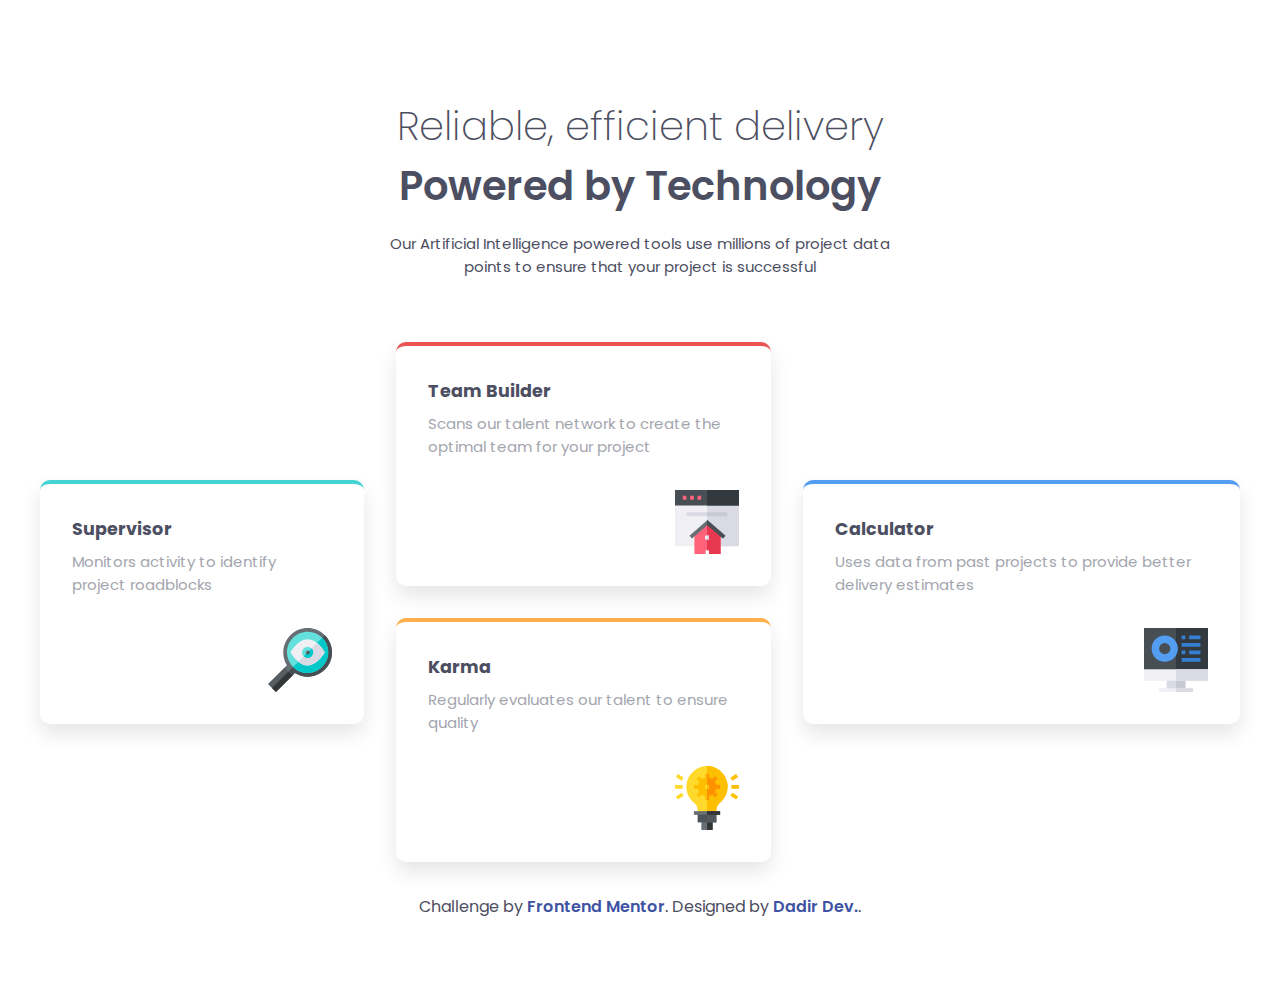
<file: four-card-feature-section-master/index.html>
<!DOCTYPE html>
<html lang="en">
  <head>
    <meta charset="UTF-8" />
    <meta name="viewport" content="width=device-width, initial-scale=1.0" />
    <!-- displays site properly based on user's device -->

    <link
      rel="icon"
      type="image/png"
      sizes="32x32"
      href="./images/favicon-32x32.png"
    />

    <title>Frontend Mentor | Four card feature section</title>
    <link rel="stylesheet" href="style.css" />

    <meta
      name="description"
      content="Frontend Mentor - Four card feature section solution"
    />
    <meta
      name="keywords"
      content="HTML, CSS, Frontend Mentor, Four card feature section"
    />
    <meta name="author" content="Dadir Dev." />
  </head>
  <body>
    <main class="dashboard">
      <header class="header">
        <h1>Reliable, efficient delivery</h1>
        <h2>Powered by Technology</h2>
        <p>
          Our Artificial Intelligence powered tools use millions of project data
          points to ensure that your project is successful
        </p>
      </header>

      <div class="cards-container">
        <div class="card card-supervisor">
          <h3>Supervisor</h3>
          <p>Monitors activity to identify project roadblocks</p>
          <img
            src="images/icon-supervisor.svg"
            alt="Supervisor Icon"
            class="card-icon"
          />
        </div>
        <div class="middle-cards">
          <div class="card card-team-builder">
            <h3>Team Builder</h3>
            <p>
              Scans our talent network to create the optimal team for your
              project
            </p>
            <img
              src="images/icon-team-builder.svg"
              alt="Team Builder Icon"
              class="card-icon"
            />
          </div>
          <div class="card card-karma">
            <h3>Karma</h3>
            <p>Regularly evaluates our talent to ensure quality</p>
            <img
              src="images/icon-karma.svg"
              alt="Karma Icon"
              class="card-icon"
            />
          </div>
        </div>
        <div class="card card-calculator">
          <h3>Calculator</h3>
          <p>
            Uses data from past projects to provide better delivery estimates
          </p>
          <img
            src="images/icon-calculator.svg"
            alt="Calculator Icon"
            class="card-icon"
          />
        </div>
      </div>
    </main>
    <footer>
      <p class="attribution">
        Challenge by
        <a href="https://www.frontendmentor.io?ref=challenge" target="_blank"
          >Frontend Mentor</a
        >. Designed by
        <a
          href="https://www.frontendmentor.io/profile/Dadir-Dev"
          target="_blank"
          >Dadir Dev.</a
        >.
      </p>
    </footer>
  </body>
</html>
</file>
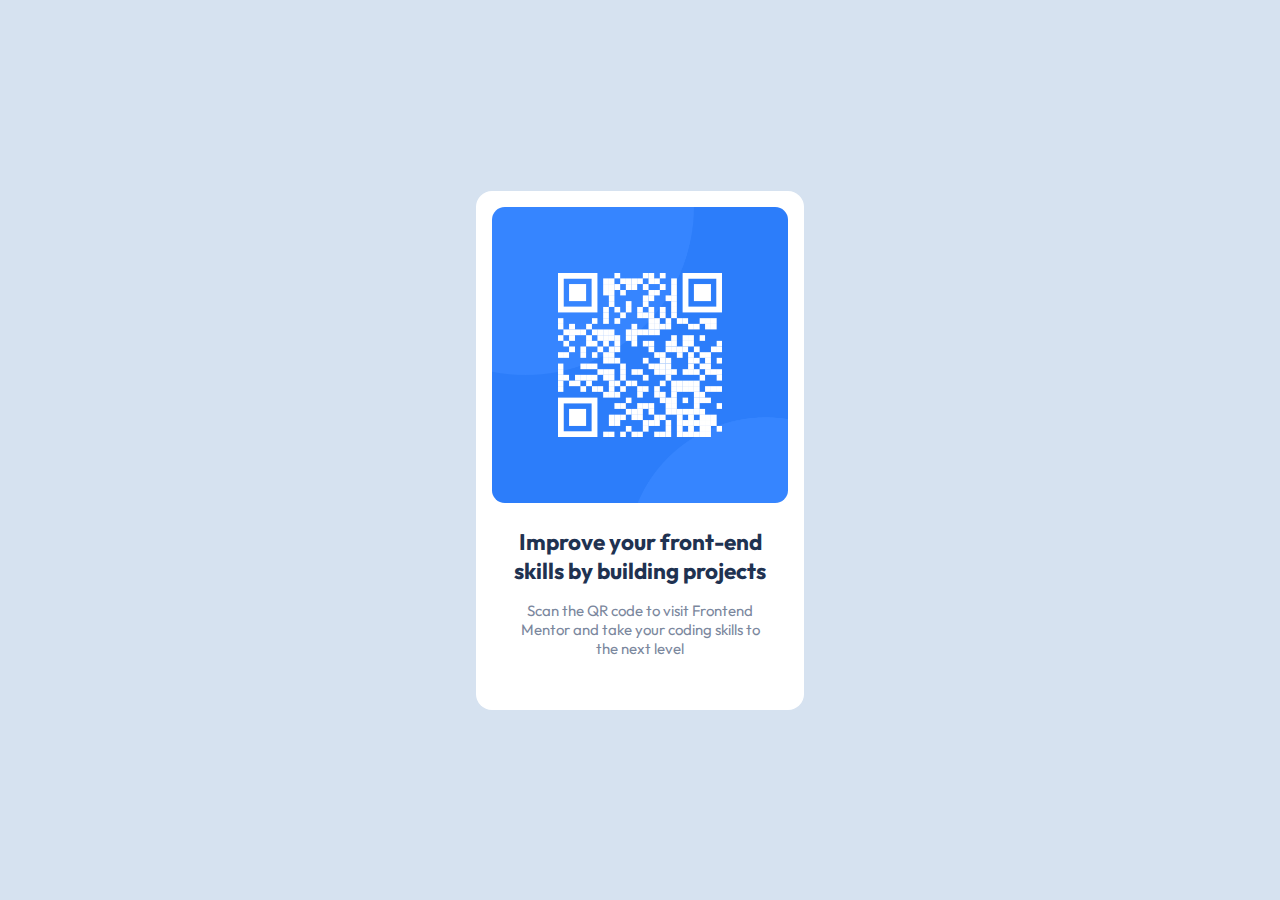
<file: qr-code-component-main/index.html>
<!DOCTYPE html>
<html lang="en">
<head>
  <meta charset="UTF-8">
  <meta name="viewport" content="width=device-width, initial-scale=1.0"> <!-- displays site properly based on user's device -->
  <link rel="icon" type="image/png" sizes="32x32" href="./images/favicon-32x32.png">
  <link rel="stylesheet" href="style.css">
  <title>Frontend Mentor | QR code component</title>
</head>
<body>
  <div class="container">
    <div class="card">
      <img src="./images/image-qr-code.png" alt="QR Code" class="qr-code">
      <div class="text">
        <h2>Improve your front-end skills by building projects</h2>
        <p>Scan the QR code to visit Frontend Mentor and take your coding skills to the next level</p>
      </div>
    </div>
  </div>
  </div>
</body>
</html>
</file>
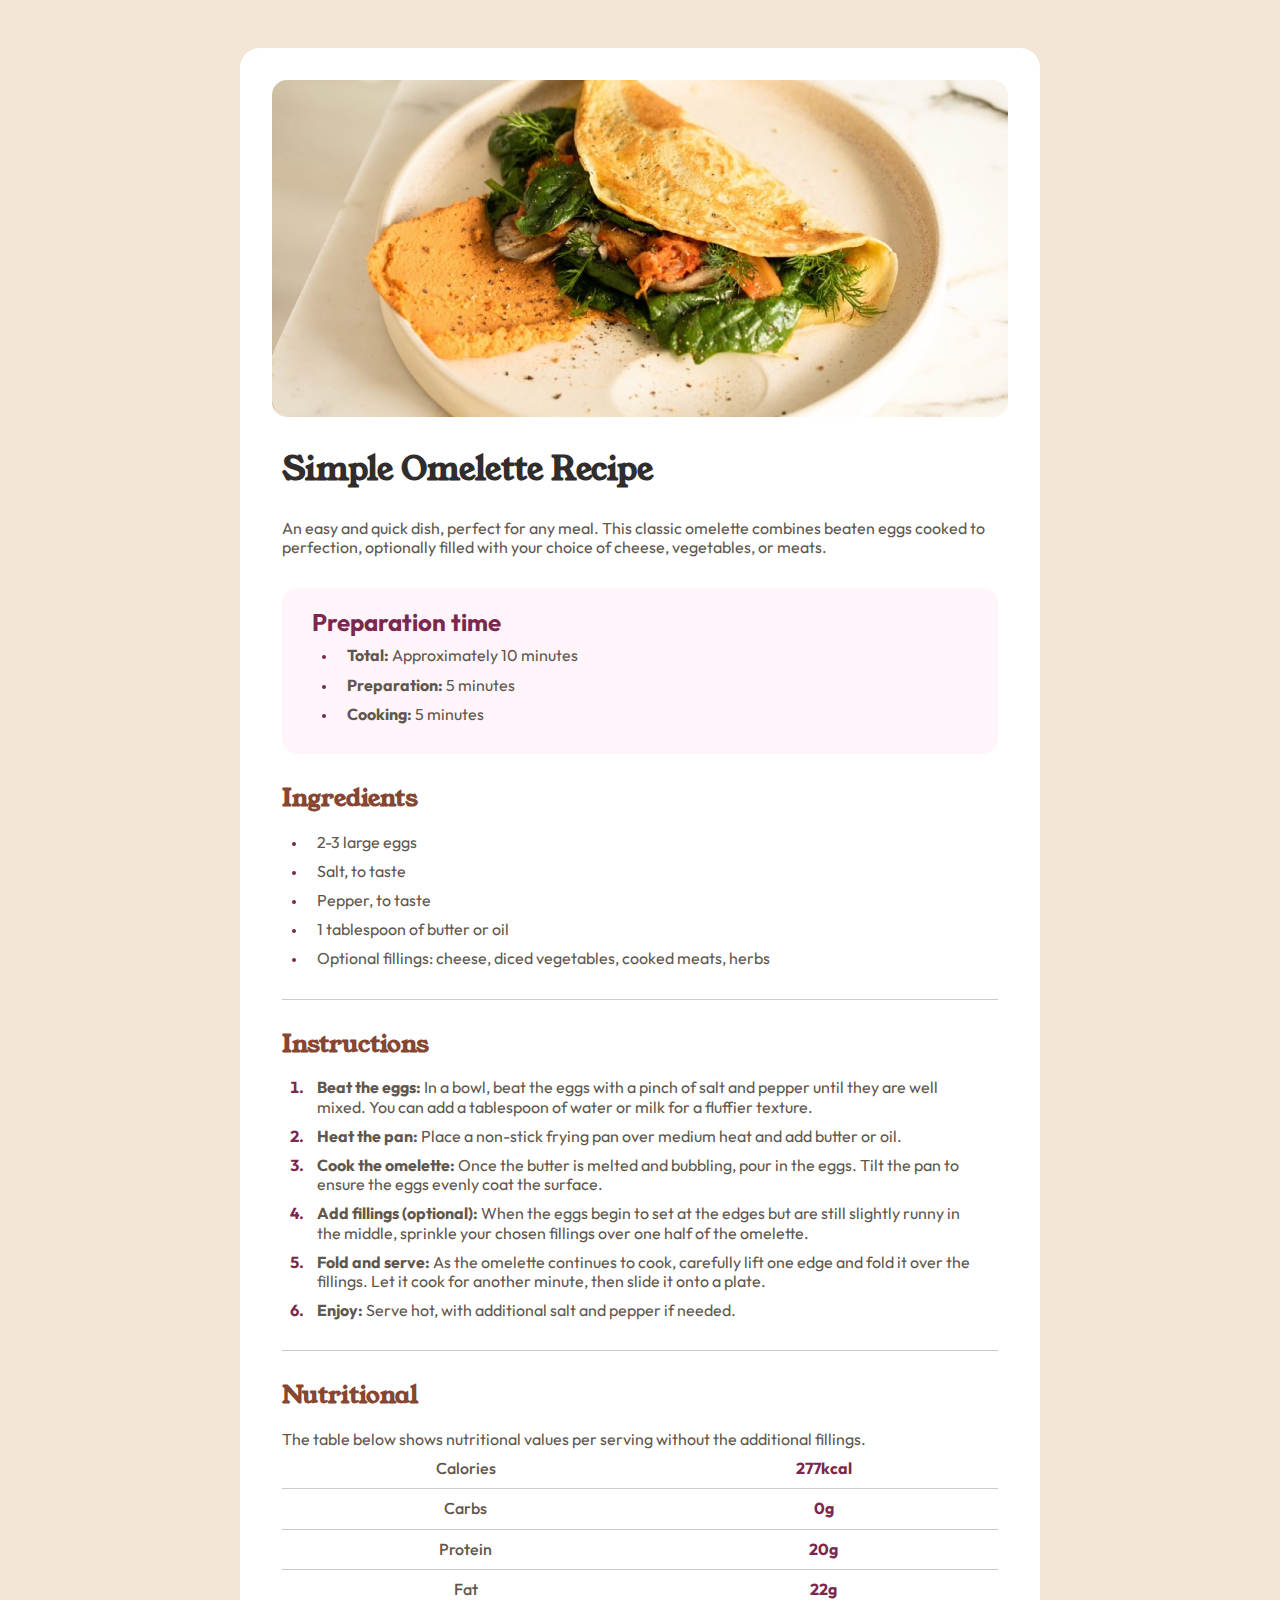
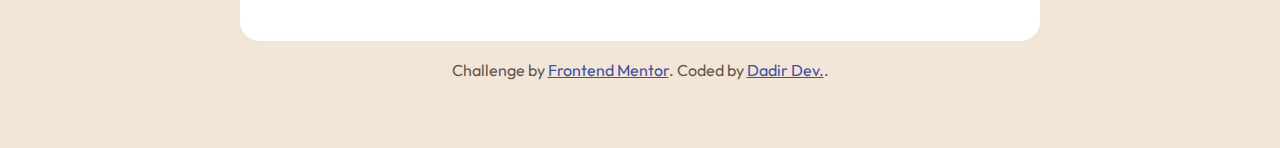
<file: recipe-page-main/index.html>
<!DOCTYPE html>
<html lang="en">
<head>
  <meta charset="UTF-8">
  <meta name="viewport" content="width=device-width, initial-scale=1.0"> <!-- displays site properly based on user's device -->

  <link rel="icon" type="image/png" sizes="32x32" href="./assets/images/favicon-32x32.png">
  <link rel="stylesheet" href="style.css">
  <title>Frontend Mentor | Recipe page</title>

  
  <style>
    
  </style>
</head>
<body>
  <main>
    <header>
        <img src="./assets/images/image-omelette.jpeg" alt="Omelette" class="recipe-image">
        <h1>Simple Omelette Recipe</h1>
    </header>
    <div class="container">

      <section class="recipe-details">
        <p>An easy and quick dish, perfect for any meal. This classic omelette combines beaten eggs cooked to perfection, optionally filled with your choice of cheese, vegetables, or meats.</p>
        <div class="prep-time">
          <h3>Preparation time</h3>
          <ul>
            <li><span class="bold">Total:</span> Approximately 10 minutes</li>
            <li><span class="bold">Preparation:</span> 5 minutes</li>
            <li><span class="bold">Cooking:</span> 5 minutes</li>
          </ul>
        </div>
      </section>

      <section class="ingredients">
        <h2>Ingredients</h2>
        <ul>
          <li>2-3 large eggs</li>
          <li>Salt, to taste</li>
          <li>Pepper, to taste</li>
          <li>1 tablespoon of butter or oil</li>
          <li>Optional fillings: cheese, diced vegetables, cooked meats, herbs</li>
        </ul>
      </section>
      <div class="hr"></div>

      <section class="instructions">
        <h2>Instructions</h2>
        <ol>
          <li><span class="bold">Beat the eggs:</span> In a bowl, beat the eggs with a pinch of salt and pepper until they are well mixed. You can add a tablespoon of water or milk for a fluffier texture.</li>
          <li><span class="bold">Heat the pan:</span> Place a non-stick frying pan over medium heat and add butter or oil.</li>
          <li><span class="bold">Cook the omelette:</span> Once the butter is melted and bubbling, pour in the eggs. Tilt the pan to ensure the eggs evenly coat the surface.</li>
          <li><span class="bold">Add fillings (optional):</span> When the eggs begin to set at the edges but are still slightly runny in the middle, sprinkle your chosen fillings over one half of the omelette.</li>
          <li><span class="bold">Fold and serve:</span> As the omelette continues to cook, carefully lift one edge and fold it over the fillings. Let it cook for another minute, then slide it onto a plate.</li>
          <li><span class="bold">Enjoy:</span> Serve hot, with additional salt and pepper if needed.</li>
        </ol>
      </section>
      <div class="hr"></div>

      <section class="nutrition">
        <h2>Nutritional</h2>
        <p>The table below shows nutritional values per serving without the additional fillings.</p>
        <table>
          <tr><th>Calories</th><td>277kcal</td></tr>
          <tr><th>Carbs</th><td>0g</td></tr>
          <tr><th>Protein</th><td>20g</td></tr>
          <tr><th>Fat</th><td>22g</td></tr>
        </table>
      </section>
      

    </div>
  </main>
<footer>
  <div class="attribution">
    Challenge by <a href="https://www.frontendmentor.io?ref=challenge" target="_blank">Frontend Mentor</a>. 
    Coded by <a href="https://www.frontendmentor.io/home">Dadir Dev.</a>.
  </div>
</footer>
  
</body>
</html>
</file>
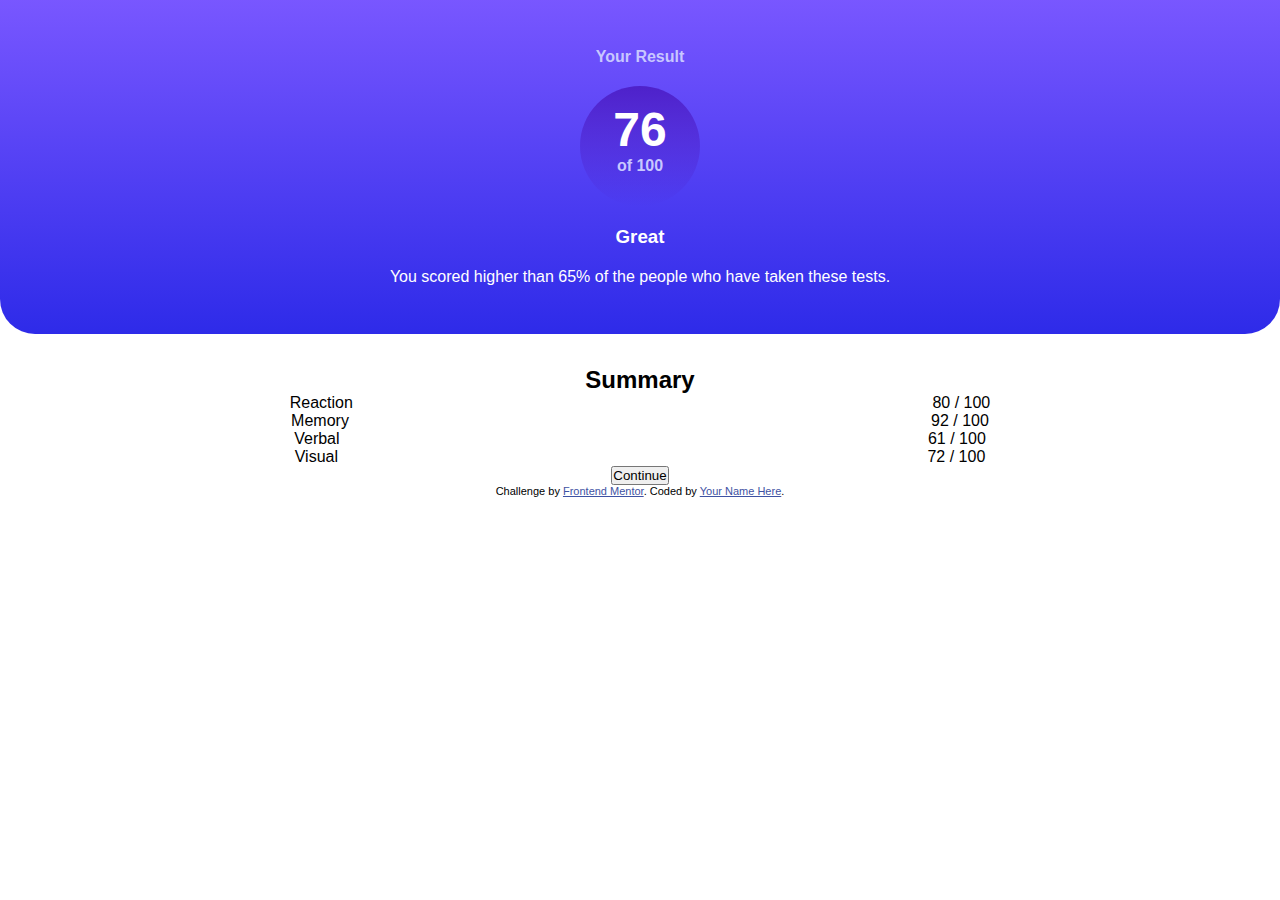
<file: results-summary-component-main/index.html>
<!DOCTYPE html>
<html lang="en">
<head>
  <meta charset="UTF-8">
  <meta name="viewport" content="width=device-width, initial-scale=1.0"> <!-- displays site properly based on user's device -->

  <link rel="icon" type="image/png" sizes="32x32" href="./assets/images/favicon-32x32.png">
  
  <title>Frontend Mentor | Results summary component</title>
  <link rel="stylesheet" href="style.css">
  
</head>
<body>
  <main>
    <section class="result">
      <p class="title">Your Result</p>
      <p class="total-score"><span class="lg-txt">76</span><br> of 100</p>
      <h3>Great</h3>
      <p>You scored higher than 65% of the people who have taken these tests.</p>
    </section>

    <section class="summary">
      <h2 class="title">Summary</h2>
      <div class="analysis">
        <p class="name reaction">Reaction</p>
        <p class="score">80 / 100</p>
      </div>

      <div class="analysis">
        <p class="name memory">Memory</p>
        <p class="score">92 / 100</p>
      </div>

      <div class="analysis">
        <p class="name verbal">Verbal</p>
        <p class="score">61 / 100</p>
      </div>

      <div class="analysis">
        <p class="name visual">Visual</p>
        <p class="score">72 / 100</p>
      </div>

      <button>Continue</button>

    </section>
  </main>

  
  
  
  

  
  

  
  

  
  

  
  

 
  
  <div class="attribution">
    Challenge by <a href="https://www.frontendmentor.io?ref=challenge" target="_blank">Frontend Mentor</a>. 
    Coded by <a href="#">Your Name Here</a>.
  </div>
</body>
</html>
</file>
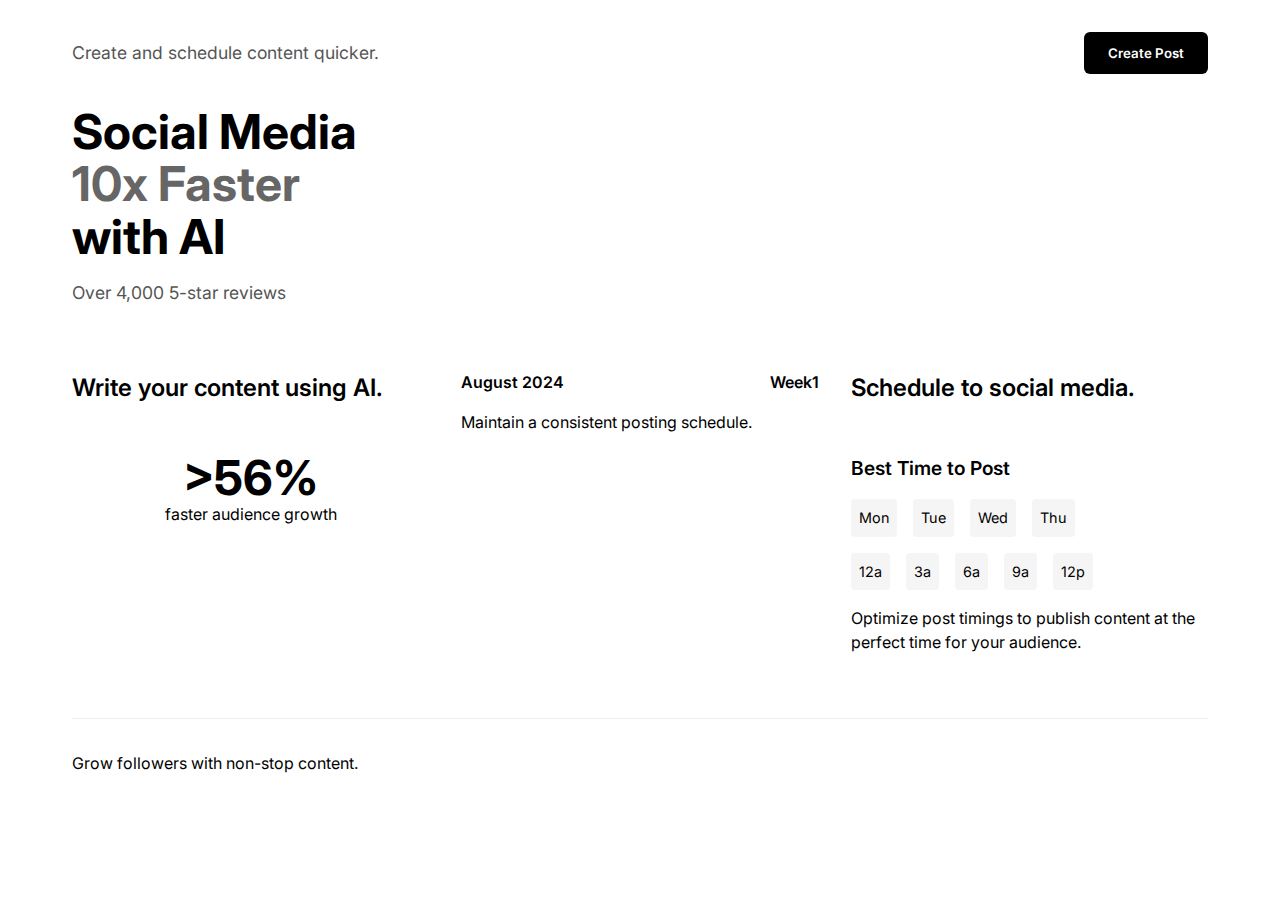
<file: bento-grid-main/DeepSeek2.html>
<!DOCTYPE html>
<html lang="en">
<head>
    <meta charset="UTF-8">
    <meta name="viewport" content="width=device-width, initial-scale=1.0">
    <title>Social Media AI Tool</title>
    <link rel="stylesheet" href="DeepSeek2.css">
    <link href="https://fonts.googleapis.com/css2?family=Inter:wght@400;500;600;700&display=swap" rel="stylesheet">
</head>
<body>
    <!-- Desktop Layout -->
    <div class="desktop-layout">
        <div class="top-section">
            <p>Create and schedule content quicker.</p>
            <button class="create-post-btn">Create Post</button>
        </div>
        
        <h1>Social Media <span>10x Faster</span> with AI</h1>
        
        <div class="reviews">Over 4,000 5-star reviews</div>
        
        <div class="content-columns">
            <div class="left-column">
                <div class="ai-section">
                    <h2>Write your content using AI.</h2>
                </div>
                <div class="growth-section">
                    <div class="percentage">>56%</div>
                    <p>faster audience growth</p>
                </div>
            </div>
            
            <div class="middle-column">
                <div class="calendar-section">
                    <div class="calendar-header">
                        <span>August 2024</span>
                        <span>Week1</span>
                    </div>
                    <p>Maintain a consistent posting schedule.</p>
                </div>
            </div>
            
            <div class="right-column">
                <div class="schedule-section">
                    <h2>Schedule to social media.</h2>
                </div>
                <div class="times-section">
                    <h3>Best Time to Post</h3>
                    <div class="days">
                        <span>Mon</span>
                        <span>Tue</span>
                        <span>Wed</span>
                        <span>Thu</span>
                    </div>
                    <div class="hours">
                        <span>12a</span>
                        <span>3a</span>
                        <span>6a</span>
                        <span>9a</span>
                        <span>12p</span>
                    </div>
                    <p>Optimize post timings to publish content at the perfect time for your audience.</p>
                </div>
            </div>
        </div>
        
        <div class="bottom-section">
            <p>Grow followers with non-stop content.</p>
        </div>
    </div>

    <!-- Mobile Layout -->
    <div class="mobile-layout">
        <h1>Social Media <span>10x Faster</span> with AI</h1>
        
        <div class="reviews">Over 4,000 5-star reviews</div>
        
        <div class="social-handles">
            <span>@NuCo</span>
            <span>@NuCo</span>
        </div>
        
        <p class="manage-accounts">Manage multiple accounts and platforms.</p>
        
        <div class="calendar-section">
            <div class="calendar-header">
                <span>August 2024</span>
                <span>Week</span>
            </div>
            <p>Maintain a consistent posting schedule.</p>
        </div>
        
        <div class="times-section">
            <h3>Best Time to Post</h3>
            <div class="days">
                <span>Mon</span>
                <span>Tue</span>
                <span>Wed</span>
                <span>Thu</span>
                <span>Fri</span>
                <span>Sat</span>
                <span>Sun</span>
            </div>
            <p>Optimize post timings to publish content at the perfect time for your audience.</p>
        </div>
        
        <div class="stats">
            <div class="stat-number">20642</div>
            <div class="stat-number">88,532</div>
        </div>
        
        <p class="grow-followers">Grow followers with non-stop content.</p>
        
        <div class="growth-section">
            <div class="percentage">>56%</div>
            <p>faster audience growth</p>
        </div>
        
        <div class="create-section">
            <p>Create and schedule content quicker:</p>
            <button class="create-post-btn">Create Post</button>
        </div>
        
        <div class="ai-section">
            <h2>Write your content using AI.</h2>
        </div>
        
        <div class="footer">
            <p>Contact info for the next two pages and Instagram...</p>
        </div>
    </div>
</body>
</html>
</file>
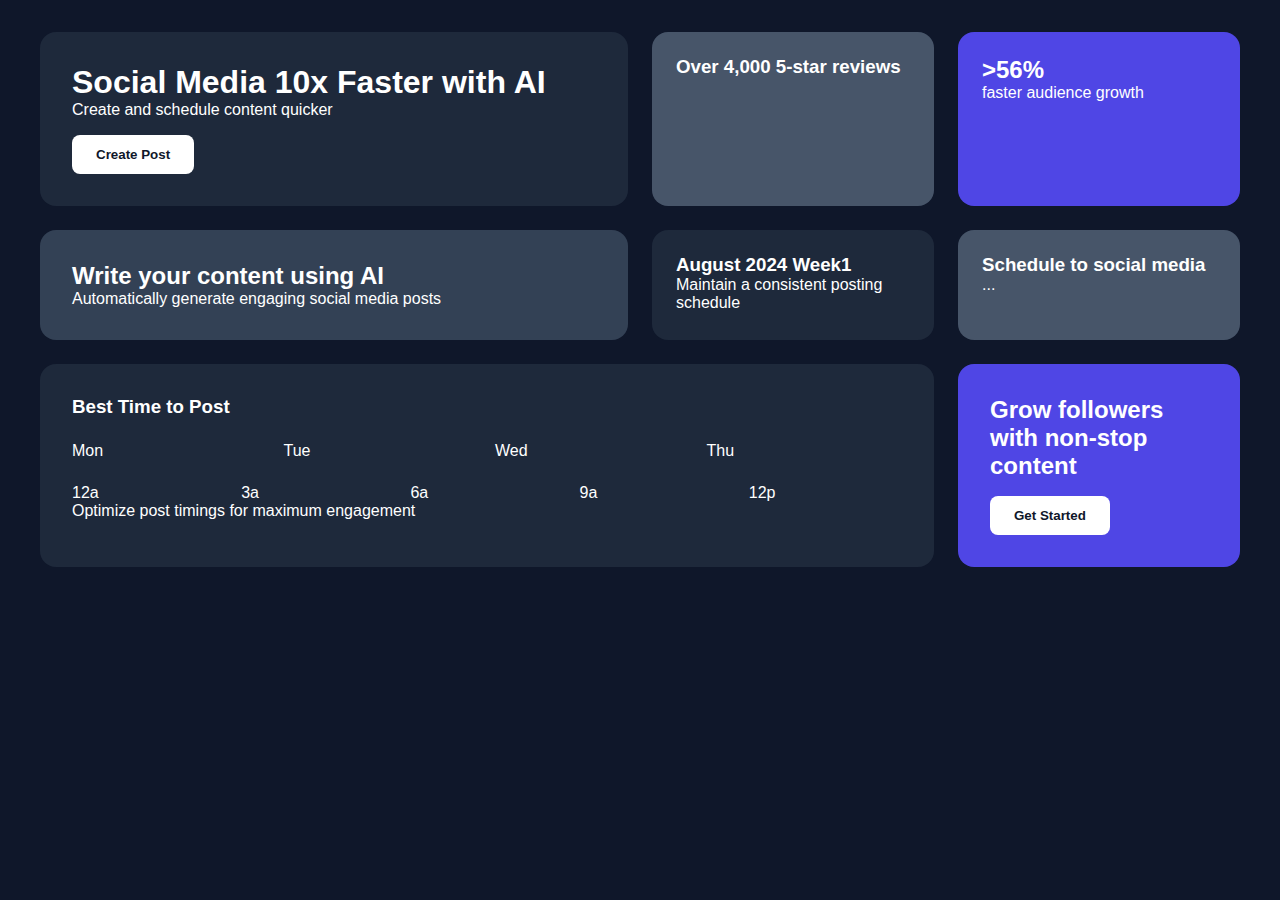
<file: bento-grid-main/DeepSeek3.html>
<!DOCTYPE html>
<html lang="en">
<head>
    <meta charset="UTF-8">
    <meta name="viewport" content="width=device-width, initial-scale=1.0">
    <title>Bento Grid - Social Media AI Tool</title>
    <style>
        /* Reset and Base Styles */
        * {
            margin: 0;
            padding: 0;
            box-sizing: border-box;
            font-family: 'Inter', sans-serif;
        }

        body {
            background: #0f172a;
            color: #fff;
            min-height: 100vh;
            padding: 2rem;
        }

        /* Bento Grid Layout */
        .bento-grid {
            max-width: 1200px;
            margin: 0 auto;
            display: grid;
            gap: 1.5rem;
            grid-template-areas:
                "header header stats growth"
                "ai      ai    calendar schedule"
                "times   times times    cta";
            grid-template-columns: repeat(4, 1fr);
        }

        .header {
            grid-area: header;
            background: #1e293b;
            padding: 2rem;
            border-radius: 1rem;
        }

        .stats {
            grid-area: stats;
            background: #475569;
            border-radius: 1rem;
            padding: 1.5rem;
        }

        .growth {
            grid-area: growth;
            background: #4f46e5;
            border-radius: 1rem;
            padding: 1.5rem;
        }

        .ai {
            grid-area: ai;
            background: #334155;
            border-radius: 1rem;
            padding: 2rem;
        }

        .calendar {
            grid-area: calendar;
            background: #1e293b;
            border-radius: 1rem;
            padding: 1.5rem;
        }

        .schedule {
            grid-area: schedule;
            background: #475569;
            border-radius: 1rem;
            padding: 1.5rem;
        }

        .times {
            grid-area: times;
            background: #1e293b;
            border-radius: 1rem;
            padding: 2rem;
        }

        .cta {
            grid-area: cta;
            background: #4f46e5;
            border-radius: 1rem;
            padding: 2rem;
        }

        /* Components Styling */
        .btn {
            background: #fff;
            color: #0f172a;
            padding: 0.75rem 1.5rem;
            border-radius: 0.5rem;
            border: none;
            font-weight: 600;
            cursor: pointer;
            margin-top: 1rem;
        }

        .days-grid {
            display: grid;
            grid-template-columns: repeat(4, 1fr);
            gap: 1rem;
            margin: 1.5rem 0;
        }

        .time-grid {
            display: grid;
            grid-template-columns: repeat(5, 1fr);
            gap: 1rem;
        }

        /* Responsive Design */
        @media (max-width: 768px) {
            .bento-grid {
                grid-template-areas:
                    "header"
                    "stats"
                    "growth"
                    "ai"
                    "calendar"
                    "schedule"
                    "times"
                    "cta";
                grid-template-columns: 1fr;
            }

            body {
                padding: 1rem;
            }

            .header,
            .ai,
            .times,
            .cta {
                padding: 1.5rem;
            }
        }
    </style>
</head>
<body>
    <div class="bento-grid">
        <div class="header">
            <h1>Social Media 10x Faster with AI</h1>
            <p>Create and schedule content quicker</p>
            <button class="btn">Create Post</button>
        </div>

        <div class="stats">
            <h3>Over 4,000 5-star reviews</h3>
        </div>

        <div class="growth">
            <h2>>56%</h2>
            <p>faster audience growth</p>
        </div>

        <div class="ai">
            <h2>Write your content using AI</h2>
            <p>Automatically generate engaging social media posts</p>
        </div>

        <div class="calendar">
            <h3>August 2024 Week1</h3>
            <p>Maintain a consistent posting schedule</p>
        </div>

        <div class="schedule">
            <h3>Schedule to social media</h3>
            <div class="platforms">...</div>
        </div>

        <div class="times">
            <h3>Best Time to Post</h3>
            <div class="days-grid">
                <span>Mon</span>
                <span>Tue</span>
                <span>Wed</span>
                <span>Thu</span>
            </div>
            <div class="time-grid">
                <span>12a</span>
                <span>3a</span>
                <span>6a</span>
                <span>9a</span>
                <span>12p</span>
            </div>
            <p>Optimize post timings for maximum engagement</p>
        </div>

        <div class="cta">
            <h2>Grow followers with non-stop content</h2>
            <button class="btn">Get Started</button>
        </div>
    </div>
</body>
</html>
</file>
<file: four-card-feature-section-master/style.css>
@import url("https://fonts.googleapis.com/css2?family=Poppins:ital,wght@0,100;0,200;0,300;0,400;0,500;0,600;0,700;0,800;0,900;1,100;1,200;1,300;1,400;1,500;1,600;1,700;1,800;1,900&display=swap");

:root {
  /* Color */
  --red: hsl(0, 78%, 62%);
  --cyan: hsl(180, 62%, 55%);
  --orange: hsl(34, 97%, 64%);
  --blue: hsl(212, 86%, 64%);
  --dark-blue: hsl(234, 12%, 34%);
  --gray-blue: hsl(229, 6%, 66%);
  --white: hsl(0, 0%, 100%);

  /* Font */
  --fs-title: clamp(23px, 7vw, 40px);
  --fs-footer: clamp(12px, 3vw, 16px);
}

* {
  box-sizing: border-box;
  margin: 0;
  padding: 0;
}

/* Base Styles (Mobile) */

body {
  font-family: "Poppins", sans-serif;
  background-color: hsl(0, 0%, 100%);
  color: var(--gray-blue);
  font-size: 15px;
  margin: 0;
  padding: 4rem 1rem;
}

main {
  margin-top: 2rem;
}

.header {
  text-align: center;
  max-width: 500px;
  margin: 0 auto 4rem;
}

.header h1 {
  font-size: var(--fs-title);
  font-weight: 200;
  color: var(--dark-blue);
  margin-bottom: 0;
}

.header h2 {
  font-size: var(--fs-title);
  font-weight: 600;
  color: var(--dark-blue);
  margin: 0;
}

.header p {
  color: var(--dark-blue);
  margin-top: 1rem;
}

.card {
  background-color: var(--white);
  box-shadow: 0 10px 20px rgba(0, 0, 0, 0.1);
  border-radius: 10px;
  padding: 2rem;
  position: relative;
  max-width: 500px;
  margin: 0 auto;
}

.card-supervisor {
  border-top: 4px solid var(--cyan);
}

.card-team-builder {
  border-top: 4px solid var(--red);
}

.card-karma {
  border-top: 4px solid var(--orange);
}

.card-calculator {
  border-top: 4px solid var(--blue);
}

.card h3 {
  color: var(--dark-blue);
  margin-top: 0;
  margin-bottom: 0.5rem;
}

.card p {
  margin-bottom: 2rem;
}

.card .card-icon {
  display: block;
  margin-left: auto;
}

/* Desktop Design */

@media (min-width: 992px) {
  .cards-container {
    display: flex;
    justify-content: center;
    align-items: center;
    max-width: 1200px;
    margin: 0 auto;
    gap: 2rem;
  }

  .middle-cards {
    display: flex;
    flex-direction: column;
    gap: 2rem;
  }
}
/* Footer */

.attribution {
  font-size: var(--fs-footer);
  text-align: center;
  color: var(--dark-blue);
  margin-top: 2rem;
}

.attribution a {
  color: hsl(228, 45%, 44%);
  text-decoration: none;
  transition: background-color 0.3s ease;
  font-weight: 600;
}

.attribution a:hover {
  background-color: var(--dark-blue);
  color: var(--white);
}
</file>
<file: qr-code-component-main/style.css>
@import url('https://fonts.googleapis.com/css2?family=Outfit:wght@100..900&display=swap');
* {
  margin: 0;
  padding: 0;
  box-sizing: border-box;
}

body {
  font-family: "outfit", sans-serif;
  background-color: hsl(212, 45%, 89%);
  display: flex;
  min-height: 100vh;
  align-items: center;
  font-size: 15px;
}

.container {
  max-width: 360px;
  margin: 0 auto;
}

.card {
  background-color: hsl(0, 0%, 100%);
  padding: 1rem;
  border-radius: 1rem;
  margin: 0 1rem;}

.card img {
  width: 100%;
  border-radius: 0.8rem;
}

.card .text {
  padding: 20px;
  text-align: center;
}

.card .text h2 {
  font-weight: 700;
  color: hsl(218, 44%, 22%);
}

.card .text p {
  color: hsl(220, 15%, 55%);
  padding: 1rem 0;
}
</file>
<file: recipe-page-main/style.css>
@import url('https://fonts.googleapis.com/css2?family=Outfit:wght@100..900&family=Young+Serif&display=swap');
*{
    margin: 0;
    padding: 0;
    box-sizing: border-box;
}

/* Utility Classes */
.bold{
    font-weight: 700;
}

ol,
ul{
    padding: 0 25px;
    /* list-style-position: inside; */
}

ul li::marker{
    color: hsl(332, 51%, 32%);
    font-weight: 700;
    font-size: 0.8rem;
    vertical-align:middle;
    
}

ol li::marker{
    color: hsl(332, 51%, 32%);
    font-weight: 700;
}


/* Base Design - Mobile-First Approach */
body{
    font-family: 'Outfit', serif;
    background-color: hsl(0, 0%, 100%);
    min-height: 100vh;
    font-size: 16px;
    color: hsl(30, 10%, 34%);
    line-height: 1.2;
}

header img{
    width: 100%;
    height: auto;
}

header h1{
    font-family: 'Young Serif', serif;
    font-size: 2rem;
    color: hsl(24, 5%, 18%);
    text-align: left;
    margin-top: 20px;
    padding: 0 30px;
}

.container{
    max-width: 1200px;
    margin: 0 auto;
    padding: 0 30px;
}

.container .recipe-details .prep-time{
    background-color: hsl(330, 100%, 98%);
    padding: 20px 30px;
    margin-top: 30px;
    border-radius: 15px;
}

.container .recipe-details .prep-time h3{
    font-size: 1.5rem;
    color: hsl(332, 51%, 32%);
}


.container  li{
    margin: 10px 0;
    /* font-size: 1.2rem; */
    padding-left: 10px;
}

.container h2{
    font-family: 'Young Serif', serif;
    font-size: 1.5rem;
    color: hsl(14, 45%, 36%);
    margin-bottom: 20px;
}

.container, .ingredients, .instructions, .nutrition{
    margin-top: 30px;
}

.hr{
    height: 1px;
    background-color: hsl(0, 0%, 80%);
    margin: 30px 0;
}

.container .nutrition table{
    width: 100%;
    border-collapse: collapse;
}

.container .nutrition table :is(th, td){
    padding: 10px;
    text-align: center;
    border-bottom: 1px solid hsl(0, 0%, 80%);
}

.container .nutrition table th{
    font-weight: 500;
}

.container .nutrition table td{
    color: hsl(332, 51%, 32%);
    font-weight: 700;
}

.container .nutrition table tr:last-child :is(td, th) {
    border-bottom: none;
}

    

.attribution { 
    font-size: 1rem; 
    text-align: center;
    margin: 20px 0;
    padding:0 30px;

 }
.attribution a { 
        color: hsl(228, 45%, 44%);
     }

/* 2. Desktop styles */
@media (min-width: 768px) {
  body {
    padding: 3rem;
    background-color: hsl(30, 54%, 90%);
    
  }

  main {
    background-color: hsl(0, 0%, 100%);
    border-radius: 20px;
    padding: 2rem;
    min-height: 60vh;
    max-width: 800px;
    width: 100%;
    margin: 0 auto;
  }

    header img {
        width: 100%;
        height: auto;
        border-radius: 15px;
    }

    header h1 {
        font-size: 2rem;
        margin-top: 30px;
        padding: 0 10px;
    }

    .container {
        max-width: 800px;
        /* margin: 0 auto; */
        padding: 0 10px;
    }
}
</file>
<file: results-summary-component-main/style.css>
* {
    margin: 0;
    padding: 0;
    box-sizing: border-box;
}

:root {
--light-red: hsl(0, 100%, 67%);
--orangey-yellow: hsl(39, 100%, 56%);
--green-teal: hsl(166, 100%, 37%);
--cobalt-blue: hsl(234, 85%, 45%);

/* Gradients */
--light-slate-blue-BG: hsl(252, 100%, 67%);
--light-royal-blue-BG: hsl(241, 81%, 54%);

--violet-blue-circle: hsla(256, 72%, 46%, 1);
--persian-blue-circle: hsla(241, 72%, 46%, 0);

/* Neutral */
--white: hsl(0, 0%, 100%);
--pale-blue: hsl(221, 100%, 96%);
--light-lavender: hsl(241, 100%, 89%);
--dark-gray-blue: hsl(224, 30%, 27%);
}

body {
    font-family: Arial, Helvetica, sans-serif;
    display: flex;
    flex-direction: column;
    /* justify-content: center; */
    min-height: 100vh;
    text-align: center;
}

main {
    display: flex;
    flex-direction: column;
    gap: 2rem;
}

.result {
    background-color: var(--light-royal-blue-BG);
    background-image: linear-gradient(var(--light-slate-blue-BG), var(--light-royal-blue-BG));
    color: white;
    padding: 3rem;
    border-radius: 0 0 35px 35px ;
}

.result .title {
    font-size: 1rem;
    font-weight: 600;
    margin-bottom: 20px;
    color: var(--light-lavender);
}


.lg-txt {
    font-size: 3rem;
    color: var(--white);
}

.total-score {
    background-image: linear-gradient(var(--violet-blue-circle), var(--persian-blue-circle));
    font-weight: 800;
    width: 120px;
    height: 120px;
    border-radius: 50%;
    margin: 0 auto;
    padding: 1rem;
    color: var(--light-lavender);
}

.result h3 {
    margin: 20px 0;
}

.analysis {
    display: flex;
    justify-content: space-around;
}











.attribution { 
        font-size: 11px; 
        text-align: center; 
    }

.attribution a { 
        color: hsl(228, 45%, 44%);
    }
</file>
<file: bento-grid-main/DeepSeek2.css>
/* Base Styles */
* {
    margin: 0;
    padding: 0;
    box-sizing: border-box;
    font-family: 'Inter', sans-serif;
}

body {
    background-color: #ffffff;
    color: #000000;
    line-height: 1.5;
}

/* Hide mobile layout by default */
.mobile-layout {
    display: none;
}

/* Desktop Layout */
.desktop-layout {
    max-width: 1200px;
    margin: 0 auto;
    padding: 2rem;
    display: flex;
    flex-direction: column;
    gap: 2rem;
}

.top-section {
    display: flex;
    justify-content: space-between;
    align-items: center;
}

.top-section p {
    font-size: 1.1rem;
    color: #555;
}

.create-post-btn {
    padding: 0.8rem 1.5rem;
    background-color: #000;
    color: #fff;
    border: none;
    border-radius: 6px;
    font-weight: 600;
    cursor: pointer;
}

h1 {
    font-size: 3rem;
    font-weight: 700;
    line-height: 1.1;
}

h1 span {
    display: block;
    color: #666;
}

.reviews {
    font-size: 1.1rem;
    color: #555;
    margin-top: -1rem;
}

.content-columns {
    display: flex;
    gap: 2rem;
    margin-top: 2rem;
}

.left-column, .middle-column, .right-column {
    flex: 1;
    display: flex;
    flex-direction: column;
    gap: 2rem;
}

.ai-section h2, .schedule-section h2 {
    font-size: 1.5rem;
    font-weight: 600;
    margin-bottom: 1rem;
}

.growth-section {
    text-align: center;
}

.percentage {
    font-size: 3rem;
    font-weight: 700;
    line-height: 1;
}

.calendar-header {
    display: flex;
    justify-content: space-between;
    font-weight: 600;
    margin-bottom: 1rem;
}

.times-section h3 {
    font-size: 1.2rem;
    font-weight: 600;
    margin-bottom: 1rem;
}

.days, .hours {
    display: flex;
    gap: 1rem;
    margin-bottom: 1rem;
}

.days span, .hours span {
    padding: 0.5rem;
    background-color: #f5f5f5;
    border-radius: 4px;
    font-size: 0.9rem;
}

.bottom-section {
    margin-top: 2rem;
    padding-top: 2rem;
    border-top: 1px solid #eee;
}

/* Mobile Layout */
@media (max-width: 768px) {
    .desktop-layout {
        display: none;
    }
    
    .mobile-layout {
        display: flex;
        flex-direction: column;
        gap: 1.5rem;
        padding: 1.5rem;
    }
    
    h1 {
        font-size: 2rem;
    }
    
    .social-handles {
        display: flex;
        gap: 1rem;
        color: #555;
    }
    
    .calendar-header {
        font-size: 1.1rem;
    }
    
    .days {
        display: grid;
        grid-template-columns: repeat(7, 1fr);
        gap: 0.5rem;
    }
    
    .stats {
        display: flex;
        justify-content: space-around;
        margin: 1rem 0;
    }
    
    .stat-number {
        font-size: 1.5rem;
        font-weight: 600;
    }
    
    .create-section {
        display: flex;
        flex-direction: column;
        gap: 1rem;
    }
    
    .create-post-btn {
        align-self: flex-start;
    }
    
    .footer {
        margin-top: 2rem;
        padding-top: 1rem;
        border-top: 1px solid #eee;
        color: #555;
    }
}
</file>
